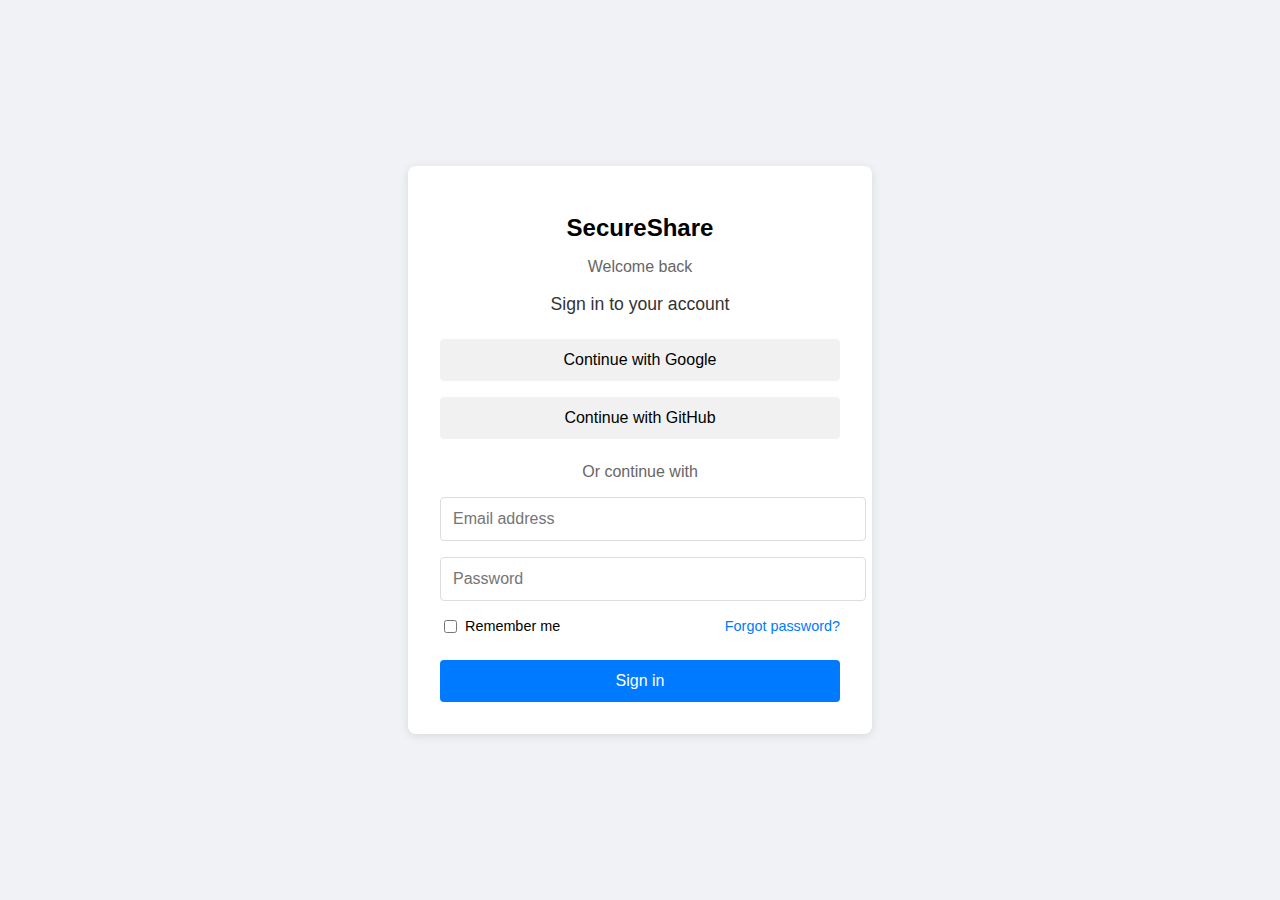
<file: index.html>
<!DOCTYPE html>
<html lang="en">
<head>
    <meta charset="UTF-8">
    <meta name="viewport" content="width=device-width, initial-scale=1.0">
    <title>SecureShare - Login</title>
    <link rel="stylesheet" href="styles.css">
</head>
<body>
    <div class="login-container">
        <div class="login-box">
            <h1>SecureShare</h1>
            <p>Welcome back</p>
            <p class="subtitle">Sign in to your account</p>
            
            <button class="social-btn">Continue with Google</button>
            <button class="social-btn">Continue with GitHub</button>
            
            <p class="divider">Or continue with</p>
            
            <form id="loginForm">
                <input type="email" placeholder="Email address" class="input-field">
                <input type="password" placeholder="Password" class="input-field">
                <div class="options">
                    <label><input type="checkbox"> Remember me</label>
                    <a href="#" class="link">Forgot password?</a>
                </div>
                <button type="submit" class="submit-btn">Sign in</button>
            </form>
        </div>
    </div>
    <script src="script.js"></script>
</body>
</html>
</file>
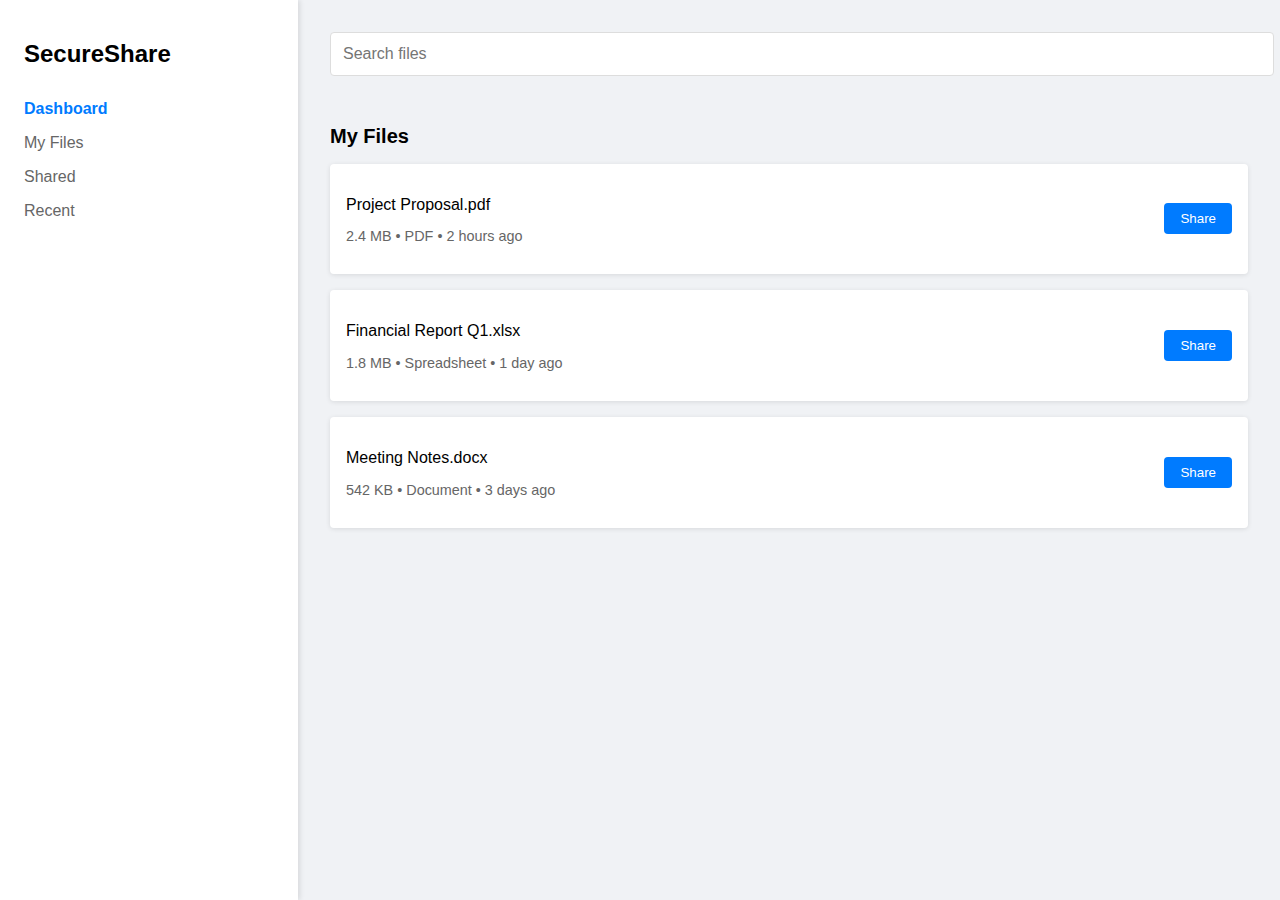
<file: dashboard.html>
<!DOCTYPE html>
<html lang="en">
<head>
    <meta charset="UTF-8">
    <meta name="viewport" content="width=device-width, initial-scale=1.0">
    <title>SecureShare - Dashboard</title>
    <link rel="stylesheet" href="styles.css">
</head>
<body>
    <div class="dashboard-container">
        <!-- Sidebar -->
        <div class="sidebar">
            <h1>SecureShare</h1>
            <ul>
                <li><a href="#" class="active">Dashboard</a></li>
                <li><a href="#">My Files</a></li>
                <li><a href="#">Shared</a></li>
                <li><a href="#">Recent</a></li>
            </ul>
        </div>
        <!-- Main Content -->
        <div class="main-content">
            <input type="text" placeholder="Search files" class="search-bar">
            <h2>My Files</h2>
            <div id="fileList" class="file-list">
                <div class="file-item">
                    <div class="file-info">
                        <p class="file-name">Project Proposal.pdf</p>
                        <p class="file-details">2.4 MB • PDF • 2 hours ago</p>
                    </div>
                    <button class="share-btn" onclick="generateShareLink('Project Proposal.pdf')">Share</button>
                </div>
                <div class="file-item">
                    <div class="file-info">
                        <p class="file-name">Financial Report Q1.xlsx</p>
                        <p class="file-details">1.8 MB • Spreadsheet • 1 day ago</p>
                    </div>
                    <button class="share-btn" onclick="generateShareLink('Financial Report Q1.xlsx')">Share</button>
                </div>
                <div class="file-item">
                    <div class="file-info">
                        <p class="file-name">Meeting Notes.docx</p>
                        <p class="file-details">542 KB • Document • 3 days ago</p>
                    </div>
                    <button class="share-btn" onclick="generateShareLink('Meeting Notes.docx')">Share</button>
                </div>
            </div>
        </div>
    </div>
    <script src="script.js"></script>
</body>
</html>
</file>
<file: styles.css>
/* General Styles */
body {
    margin: 0;
    font-family: Arial, sans-serif;
    background-color: #f0f2f5;
}

/* Login Page Styles */
.login-container {
    display: flex;
    justify-content: center;
    align-items: center;
    height: 100vh;
}

.login-box {
    background: #fff;
    padding: 2rem;
    border-radius: 8px;
    box-shadow: 0 2px 10px rgba(0, 0, 0, 0.1);
    width: 100%;
    max-width: 400px;
    text-align: center;
}

.login-box h1 {
    font-size: 1.5rem;
    margin-bottom: 1rem;
}

.login-box .subtitle {
    font-size: 1.1rem;
    color: #333;
    margin-bottom: 1.5rem;
}

.login-box p {
    color: #666;
    margin-bottom: 1rem;
}

.social-btn {
    display: block;
    width: 100%;
    padding: 0.75rem;
    margin-bottom: 1rem;
    background: #f1f1f1;
    border: none;
    border-radius: 4px;
    cursor: pointer;
    font-size: 1rem;
}

.social-btn:hover {
    background: #e0e0e0;
}

.divider {
    color: #999;
    margin: 1.5rem 0;
}

.input-field {
    width: 100%;
    padding: 0.75rem;
    margin-bottom: 1rem;
    border: 1px solid #ddd;
    border-radius: 4px;
    font-size: 1rem;
}

.input-field:focus {
    outline: none;
    border-color: #007bff;
    box-shadow: 0 0 5px rgba(0, 123, 255, 0.3);
}

.options {
    display: flex;
    justify-content: space-between;
    align-items: center;
    margin-bottom: 1.5rem;
}

.options label {
    display: flex;
    align-items: center;
    font-size: 0.9rem;
}

.options input[type="checkbox"] {
    margin-right: 0.5rem;
}

.link {
    color: #007bff;
    text-decoration: none;
    font-size: 0.9rem;
}

.link:hover {
    text-decoration: underline;
}

.submit-btn {
    width: 100%;
    padding: 0.75rem;
    background: #007bff;
    color: #fff;
    border: none;
    border-radius: 4px;
    cursor: pointer;
    font-size: 1rem;
}

.submit-btn:hover {
    background: #0056b3;
}

/* Dashboard Styles */
.dashboard-container {
    display: flex;
    height: 100vh;
}

.sidebar {
    width: 250px;
    background: #fff;
    padding: 1.5rem;
    box-shadow: 2px 0 5px rgba(0, 0, 0, 0.1);
}

.sidebar h1 {
    font-size: 1.5rem;
    margin-bottom: 2rem;
}

.sidebar ul {
    list-style: none;
    padding: 0;
}

.sidebar li {
    margin-bottom: 1rem;
}

.sidebar a {
    text-decoration: none;
    color: #666;
    font-size: 1rem;
}

.sidebar a:hover {
    color: #007bff;
}

.sidebar .active {
    color: #007bff;
    font-weight: bold;
}

.main-content {
    flex: 1;
    padding: 2rem;
}

.search-bar {
    width: 100%;
    padding: 0.75rem;
    margin-bottom: 2rem;
    border: 1px solid #ddd;
    border-radius: 4px;
    font-size: 1rem;
}

.search-bar:focus {
    outline: none;
    border-color: #007bff;
    box-shadow: 0 0 5px rgba(0, 123, 255, 0.3);
}

.main-content h2 {
    font-size: 1.25rem;
    margin-bottom: 1rem;
}

.file-list {
    display: flex;
    flex-direction: column;
    gap: 1rem;
}

.file-item {
    display: flex;
    justify-content: space-between;
    align-items: center;
    background: #fff;
    padding: 1rem;
    border-radius: 4px;
    box-shadow: 0 1px 5px rgba(0, 0, 0, 0.1);
}

.file-info .file-name {
    font-size: 1rem;
    font-weight: 500;
    margin-bottom: 0.25rem;
}

.file-info .file-details {
    font-size: 0.9rem;
    color: #666;
}

.share-btn {
    padding: 0.5rem 1rem;
    background: #007bff;
    color: #fff;
    border: none;
    border-radius: 4px;
    cursor: pointer;
}

.share-btn:hover {
    background: #0056b3;
}
</file>
